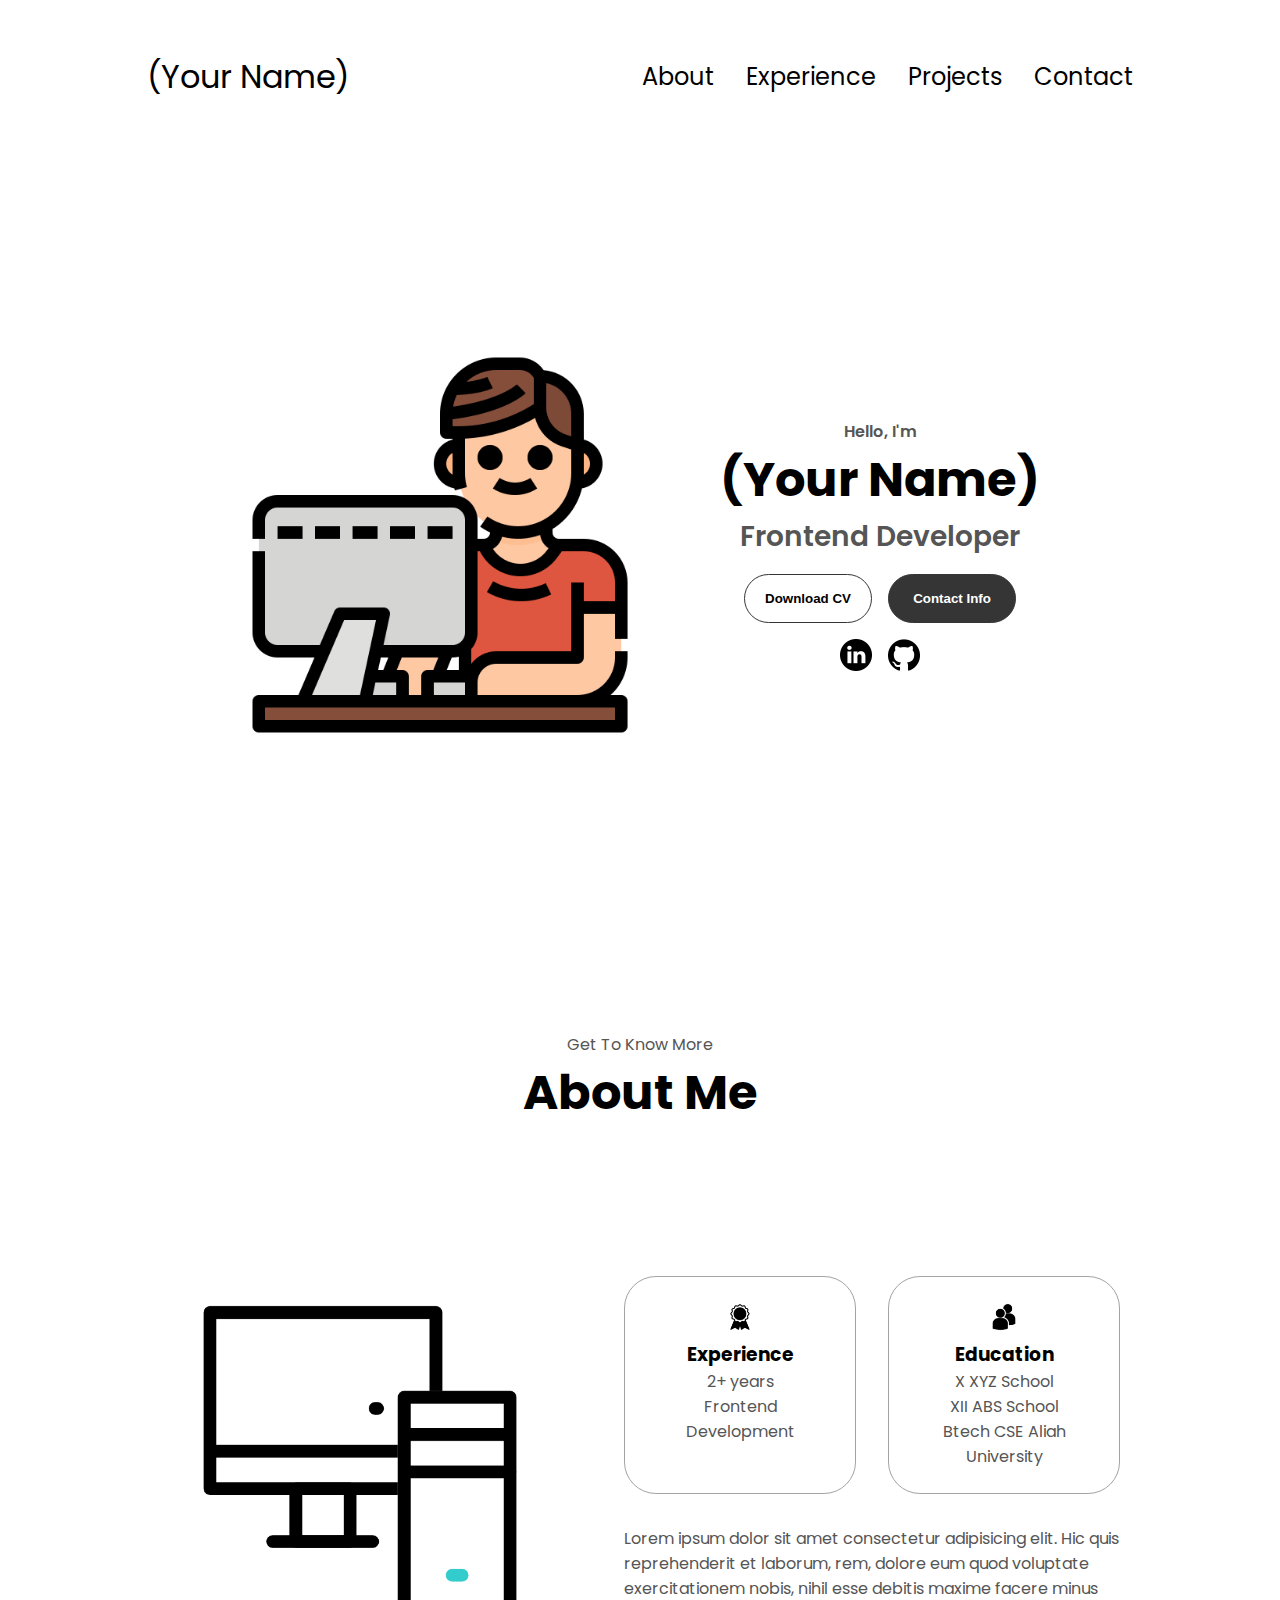
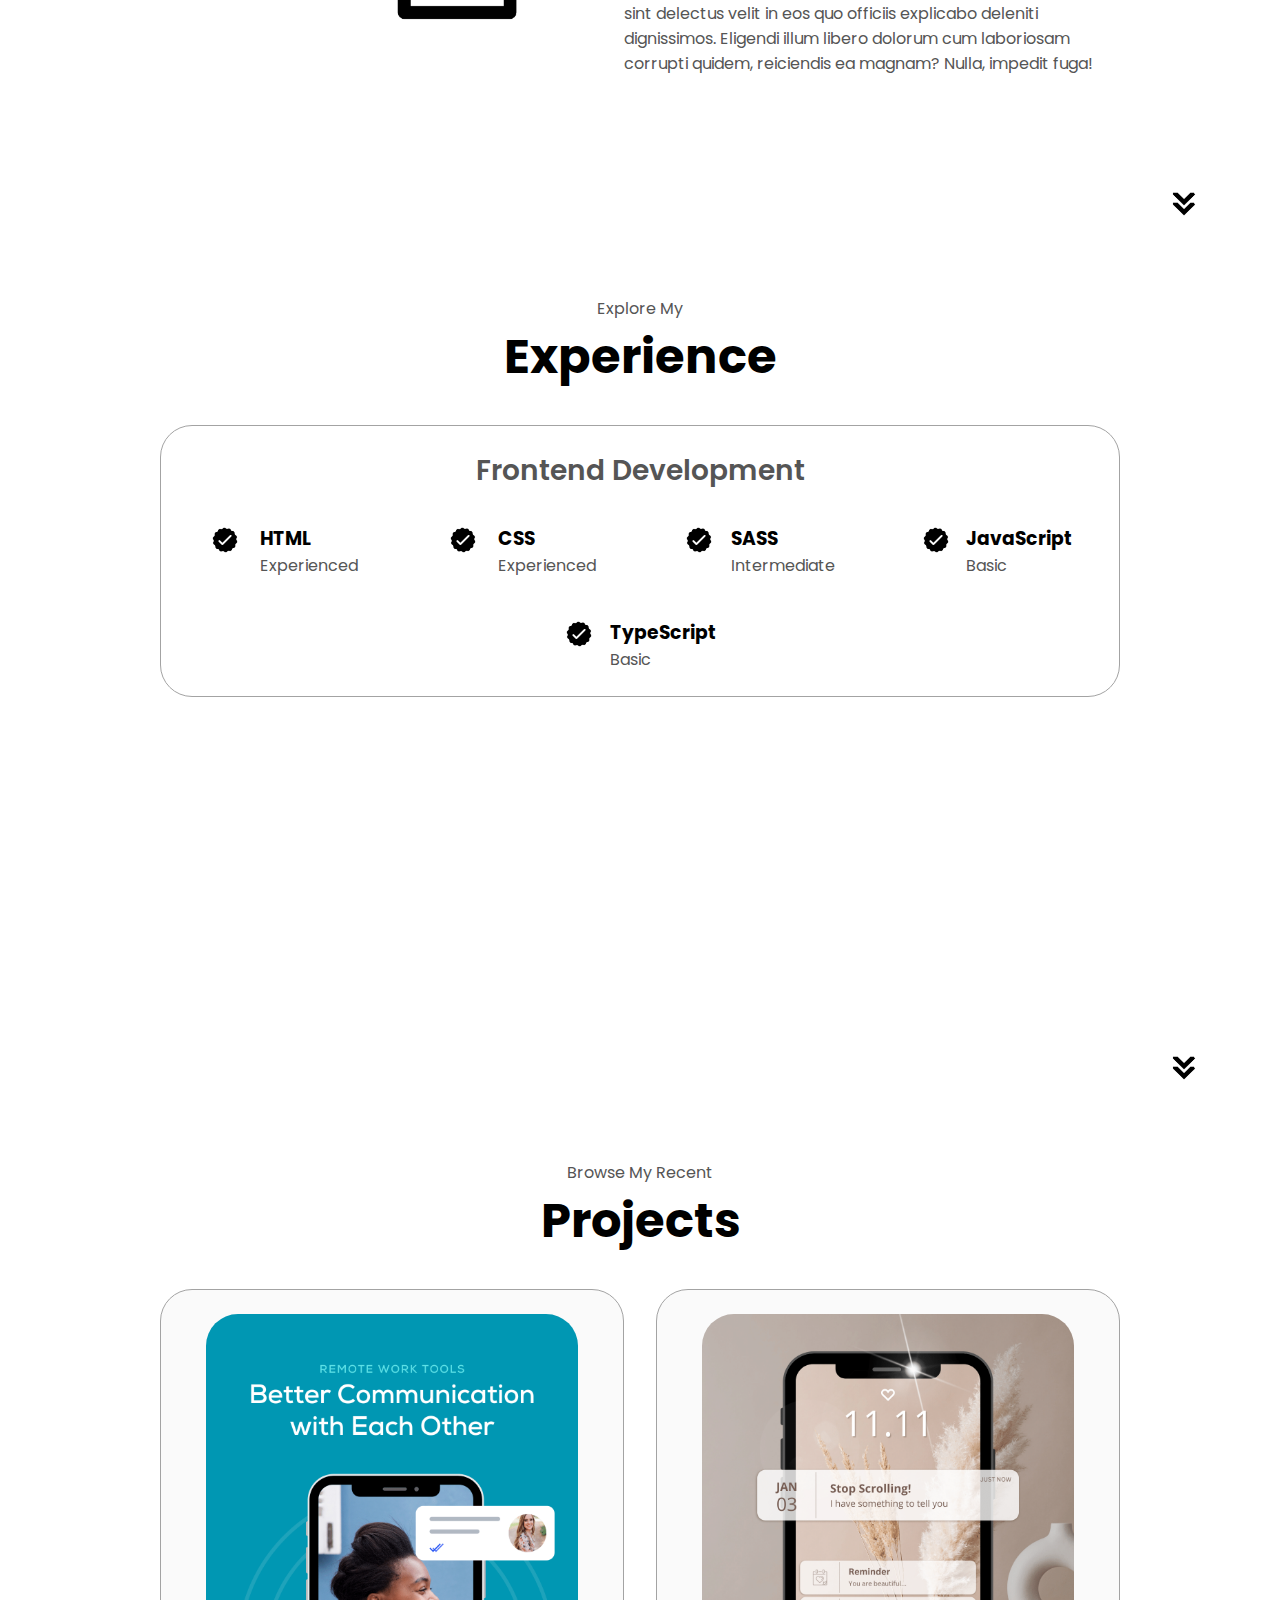
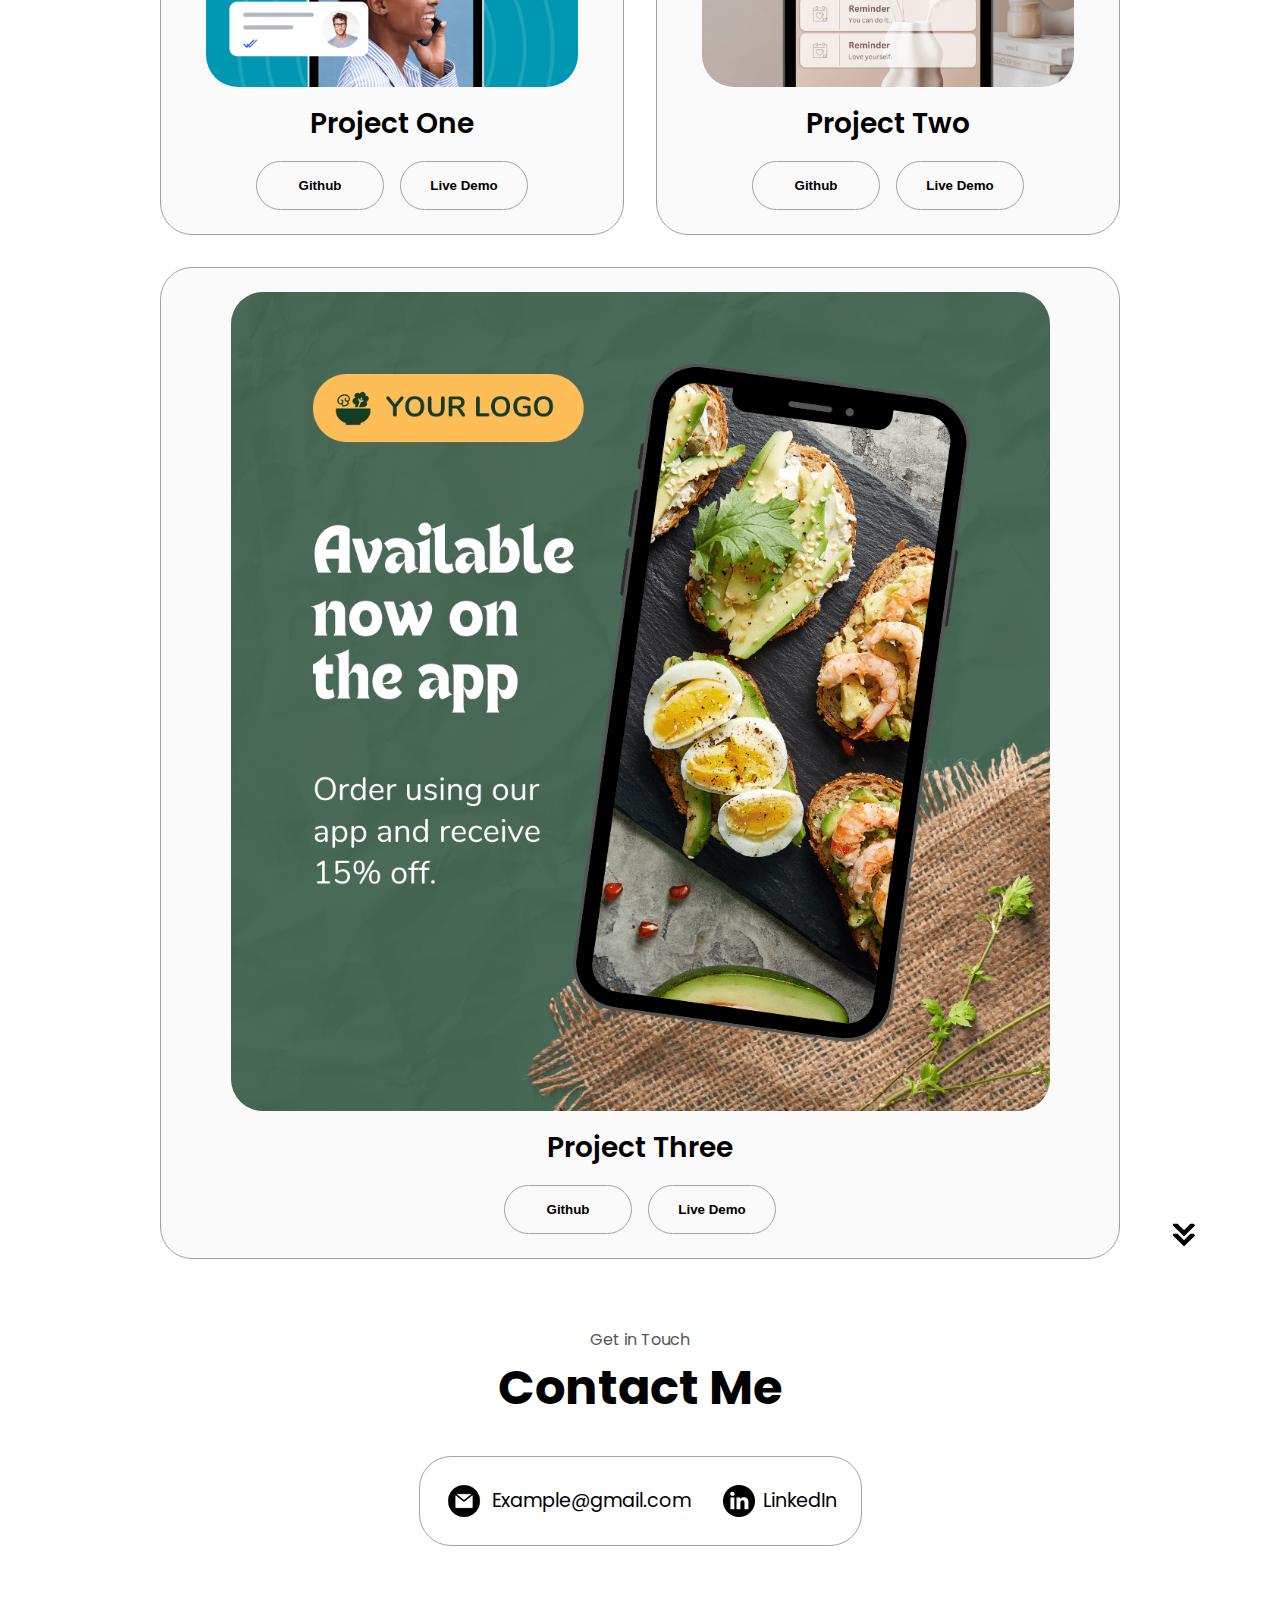
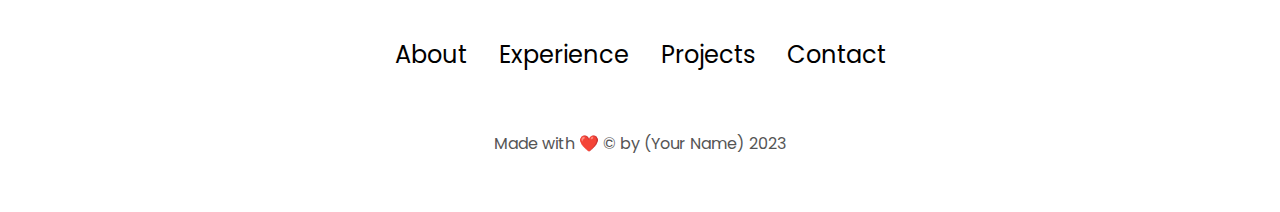
<file: Template/index.html>
<!DOCTYPE html>
<html lang="en">
  <head>
    <meta charset="UTF-8" />
    <meta http-equiv="X-UA-Compatible" content="IE=edge" />
    <meta name="viewport" content="width=device-width, initial-scale=1.0" />
    <title>My Portfolio</title>
    <link rel="stylesheet" href="style.css" />
    <link rel="stylesheet" href="mediaqueries.css" />
  </head>
  <body>
    <nav id="desktop-nav">
    <!-- ⚠️ replace (Your Name) 👇 with your name i.e Rajibul Khan ⚠️-->
      <div class="logo">(Your Name)</div>
      <div>
        <ul class="nav-links">
          <li><a href="#about">About</a></li>
          <li><a href="#experience">Experience</a></li>
          <li><a href="#projects">Projects</a></li>
          <li><a href="#contact">Contact</a></li>
        </ul>
      </div>
    </nav>
    <nav id="hamburger-nav">

      <!-- ⚠️ replace (Your Name) 👇 with your name i.e Rajibul Khan ⚠️-->
      <div class="logo">(Your Name)</div>
      <div class="hamburger-menu">
        <div class="hamburger-icon" onclick="toggleMenu()">
          <span></span>
          <span></span>
          <span></span>
        </div>
        <div class="menu-links">
          <li><a href="#about" onclick="toggleMenu()">About</a></li>
          <li><a href="#experience" onclick="toggleMenu()">Experience</a></li>
          <li><a href="#projects" onclick="toggleMenu()">Projects</a></li>
          <li><a href="#contact" onclick="toggleMenu()">Contact</a></li>
        </div>
      </div>
    </nav>
    <section id="profile">
      <div class="section__pic-container">
        <img src="./assets/computer.png" alt="My profile picture" />
      </div>
      <div class="section__text">
        <p class="section__text__p1">Hello, I'm</p>

        <!-- ⚠️ replace (Your Name) 👇 with your name i.e Rajibul Khan ⚠️ -->

        <h1 class="title"> (Your Name) </h1>
        <p class="section__text__p2">Frontend Developer</p>
        <div class="btn-container">
          <button
            class="btn btn-color-2"
            onclick="window.open('./assets/resume-example.pdf')"
          >
            Download CV
          </button>
          <button class="btn btn-color-1" onclick="location.href='./#contact'">
            Contact Info
          </button>
        </div>
        <div id="socials-container">

          <!-- ⚠️ Replace this linkedIn link https://linkedin.com/ 👇 with your actuall LinkedIn Profile link i.e https://www.linkedin.com/in/username ⚠️ -->
          <img
            src="./assets/linkedin.png"
            alt="My LinkedIn profile"
            class="icon"
            onclick="location.href='https://linkedin.com/'"                
          />

          <!-- ⚠️ Replace this github link https://github.com/ 👇 with your actuall Github Profile link i.e https://github.com/username ⚠️-->
          <img
            src="./assets/github.png"
            alt="My Github profile"
            class="icon"
            onclick="location.href='https://github.com/'"
          />
        </div>
      </div>
    </section>
    <section id="about">
      <p class="section__text__p1">Get To Know More</p>
      <h1 class="title">About Me</h1>
      <div class="section-container">
        <div class="section__pic-container">
          <img
            src="./assets/computerGif.gif"
            alt="Profile picture"
            class="about-pic"
          />
        </div>
        <div class="about-details-container">
          <div class="about-containers">
            <div class="details-container">
              <img
                src="./assets/experience.png"
                alt="Experience icon"
                class="icon"
              />
              <h3>Experience</h3>

              <!-- ⚠️ write your experience here 👇 ⚠️-->

              <p>2+ years <br />Frontend Development</p>
            </div>
            <div class="details-container">
              <img
                src="./assets/education.png"
                alt="Education icon"
                class="icon"
              />
              <h3>Education</h3>

              <!-- ⚠️ write your education here 👇 ⚠️-->

              <p>X XYZ School<br/>XII ABS School<br />Btech CSE Aliah University</p>
            </div>
          </div>
          <div class="text-container">

            <!-- ⚠️ write more about yourself here 👇 replace Lorem ipsum ⚠️ -->

            <p>
              Lorem ipsum dolor sit amet consectetur adipisicing elit. Hic quis
              reprehenderit et laborum, rem, dolore eum quod voluptate
              exercitationem nobis, nihil esse debitis maxime facere minus sint
              delectus velit in eos quo officiis explicabo deleniti dignissimos.
              Eligendi illum libero dolorum cum laboriosam corrupti quidem,
              reiciendis ea magnam? Nulla, impedit fuga!
            </p>
          </div>
        </div>
      </div>
      <img
        src="./assets/arrow.png"
        alt="Arrow icon"
        class="icon arrow"
        onclick="location.href='./#experience'"
      />
    </section>
    <section id="experience">
      <p class="section__text__p1">Explore My</p>
      <h1 class="title">Experience</h1>
      <div class="experience-details-container">
        <div class="about-containers">
          <div class="details-container">
            <h2 class="experience-sub-title">Frontend Development</h2>
            <div class="article-container">
              <article>
                <img
                  src="./assets/checkmark.png"
                  alt="Experience icon"
                  class="icon"
                />
                <!--⚠️ Write what all Programming languages you know here 👇 replace HTML with i.e C and Experience with i.e only one(Basic ,Intermediate, Experience) ⚠️ -->
                <div>
                  <h3>HTML</h3>
                  <p>Experienced</p>
                </div>
              </article>
              <article>
                <img
                  src="./assets/checkmark.png"
                  alt="Experience icon"
                  class="icon"
                />

                <!--⚠️ Write what all Programming languages you know  here 👇 replace CSS with i.e C++ and Experience with i.e only one(Basic ,Intermediate, Experience) ⚠️-->
                <div>
                  <h3>CSS</h3>
                  <p>Experienced</p>
                </div>
              </article>
              <article>
                <img
                  src="./assets/checkmark.png"
                  alt="Experience icon"
                  class="icon"
                />

                <!-- ⚠️ Write what all Programming languages you know here 👇 replace SASS with i.e JAVA and Experience with i.e only one(Basic ,Intermediate, Experience) ⚠️ -->
                <div>
                  <h3>SASS</h3>
                  <p>Intermediate</p>
                </div>
              </article>
              <article>
                <img
                  src="./assets/checkmark.png"
                  alt="Experience icon"
                  class="icon"
                />

                <!-- ⚠️ Write what all Programming languages you know here 👇 replace JavaScript with i.e Python and Experience with i.e only one(Basic ,Intermediate, Experience) ⚠️ -->
                <div>
                  <h3>JavaScript</h3>
                  <p>Basic</p>
                </div>
              </article>
              <article>
                <img
                  src="./assets/checkmark.png"
                  alt="Experience icon"
                  class="icon"
                />

                <!-- ⚠️ Write what all Programming languages you know here 👇 replace TypeScript with i.e JavaScript and Experience with i.e only one(Basic ,Intermediate, Experience) ⚠️ -->
                <div>
                  <h3>TypeScript</h3>
                  <p>Basic</p>
                </div>
              </article>
            </div>
          </div>
          
      <img
        src="./assets/arrow.png"
        alt="Arrow icon"
        class="icon arrow"
        onclick="location.href='./#projects'"
      />
    </section>
    <section id="projects">
      <p class="section__text__p1">Browse My Recent</p>
      <h1 class="title">Projects</h1>
      <div class="experience-details-container">
        <div class="about-containers">
          <div class="details-container color-container">
            <div class="article-container">
              <img
                src="./assets/project-1.png"
                alt="Project 1"
                class="project-img"
              />
            </div>
            <h2 class="experience-sub-title project-title">Project One</h2>
            <div class="btn-container">
              <button
                class="btn btn-color-2 project-btn"
                onclick="location.href='https://github.com/'"
              >
                Github
              </button>
              <button
                class="btn btn-color-2 project-btn"
                onclick="location.href='https://github.com/'"
              >
                Live Demo
              </button>
            </div>
          </div>
          <div class="details-container color-container">
            <div class="article-container">
              <img
                src="./assets/project-2.png"
                alt="Project 2"
                class="project-img"
              />
            </div>
            <h2 class="experience-sub-title project-title">Project Two</h2>
            <div class="btn-container">
              <button
                class="btn btn-color-2 project-btn"
                onclick="location.href='https://github.com/'"
              >
                Github
              </button>
              <button
                class="btn btn-color-2 project-btn"
                onclick="location.href='https://github.com/'"
              >
                Live Demo
              </button>
            </div>
          </div>
          <div class="details-container color-container">
            <div class="article-container">
              <img
                src="./assets/project-3.png"
                alt="Project 3"
                class="project-img"
              />
            </div>
            <h2 class="experience-sub-title project-title">Project Three</h2>
            <div class="btn-container">
              <button
                class="btn btn-color-2 project-btn"
                onclick="location.href='https://github.com/'"
              >
                Github
              </button>
              <button
                class="btn btn-color-2 project-btn"
                onclick="location.href='https://github.com/'"
              >
                Live Demo
              </button>
            </div>
          </div>
        </div>
      </div>
      <img
        src="./assets/arrow.png"
        alt="Arrow icon"
        class="icon arrow"
        onclick="location.href='./#contact'"
      />
    </section>
    <section id="contact">
      <p class="section__text__p1">Get in Touch</p>
      <h1 class="title">Contact Me</h1>
      <div class="contact-info-upper-container">
        <div class="contact-info-container">
          <img
            src="./assets/email.png"
            alt="Email icon"
            class="icon contact-icon email-icon"
          />

          <!-- ⚠️ Write your own Email Here 👇 replace Example@gmail.com with your email i.e abc.def@gmail.com ⚠️-->
          <p><a href="mailto:examplemail@gmail.com">Example@gmail.com</a></p>
        </div>
        <div class="contact-info-container">
          <img
            src="./assets/linkedin.png"
            alt="LinkedIn icon"
            class="icon contact-icon"
          />

          <!-- ⚠️ Replace this 👇 linkedIn link https://linkedin.com/  with your actuall LinkedIn Profile link i.e https://www.linkedin.com/in/username ⚠️-->
          <p><a href="https://www.linkedin.com">LinkedIn</a></p>
        </div>
      </div>
    </section>
    <footer>
      <nav>
        <div class="nav-links-container">
          <ul class="nav-links">
            <li><a href="#about">About</a></li>
            <li><a href="#experience">Experience</a></li>
            <li><a href="#projects">Projects</a></li>
            <li><a href="#contact">Contact</a></li>
          </ul>
        </div>
      </nav>

      <!-- ⚠️ replace (Your Name) 👇 with your name i.e Rajibul Khan ⚠️-->
      <p>Made with ❤️ &#169; by (Your Name) 2023</p>
    </footer>
    <script src="script.js"></script>
  </body>
</html>
</file>
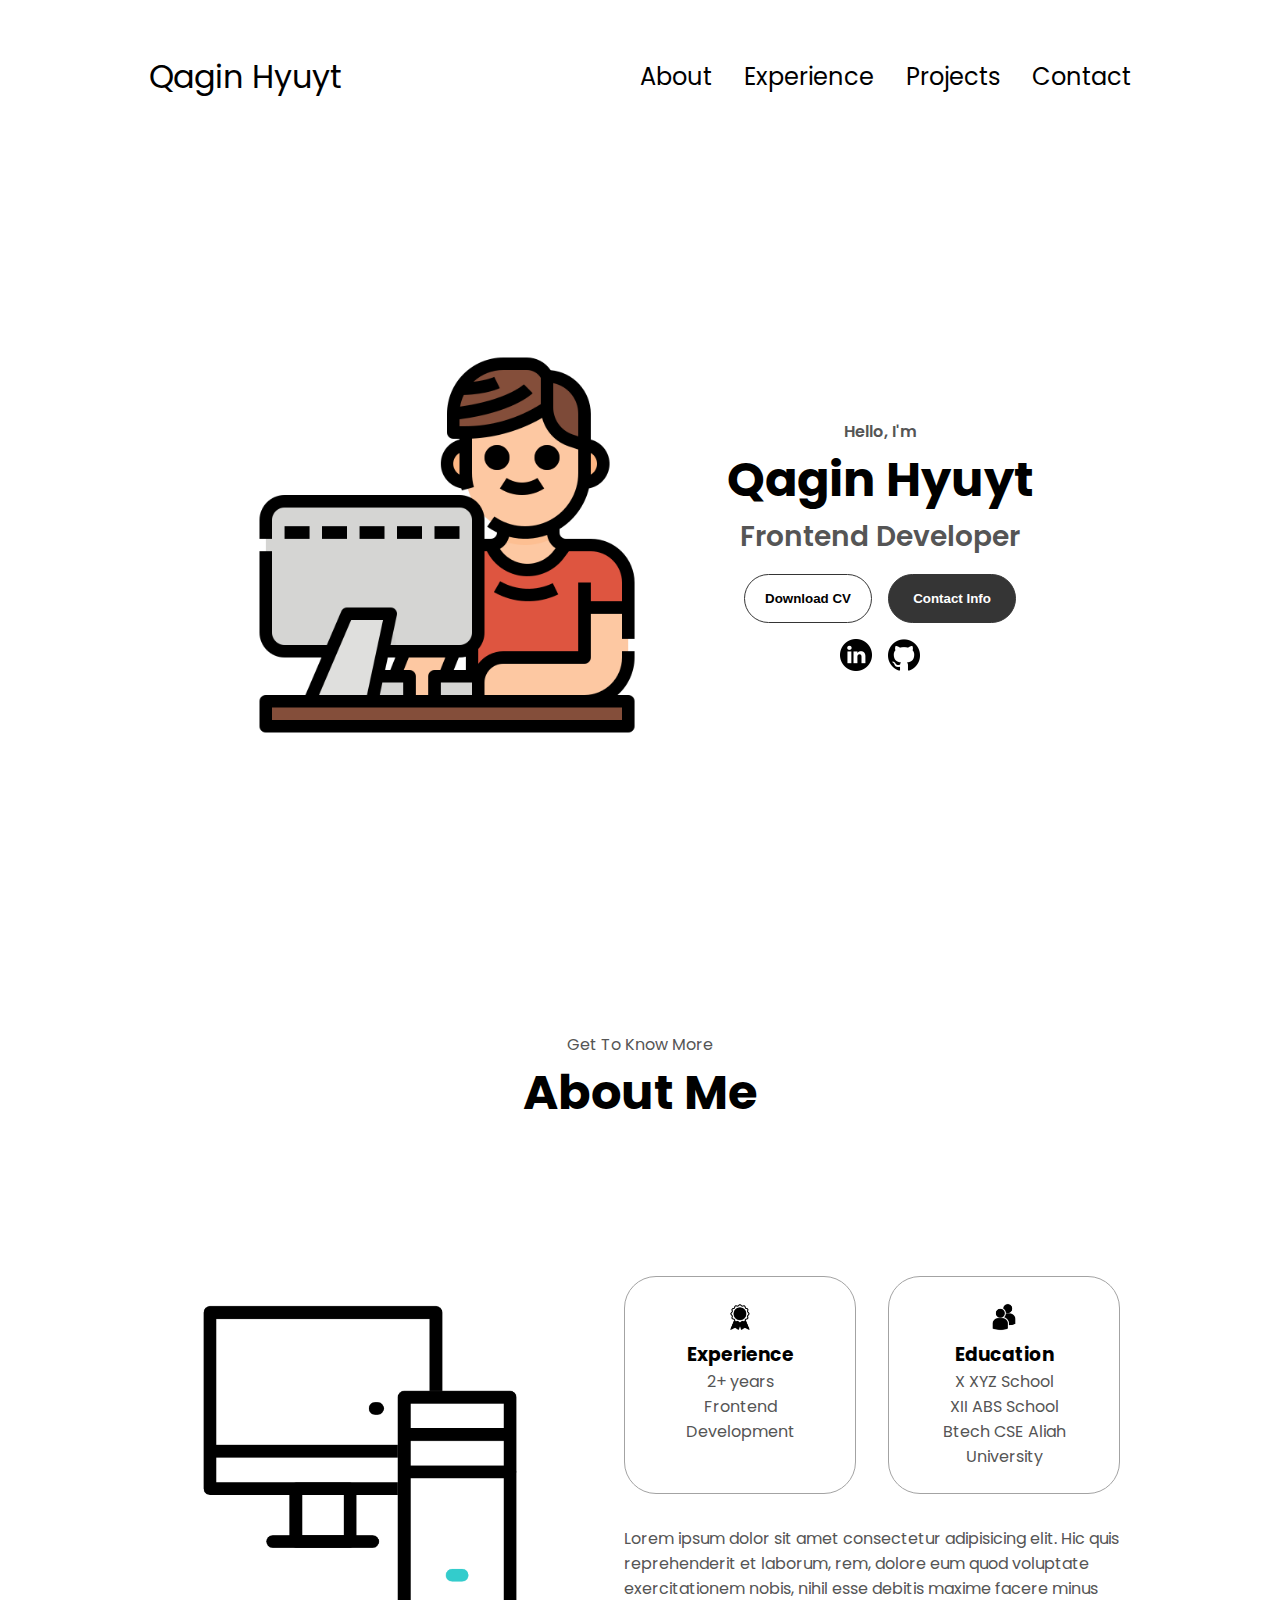
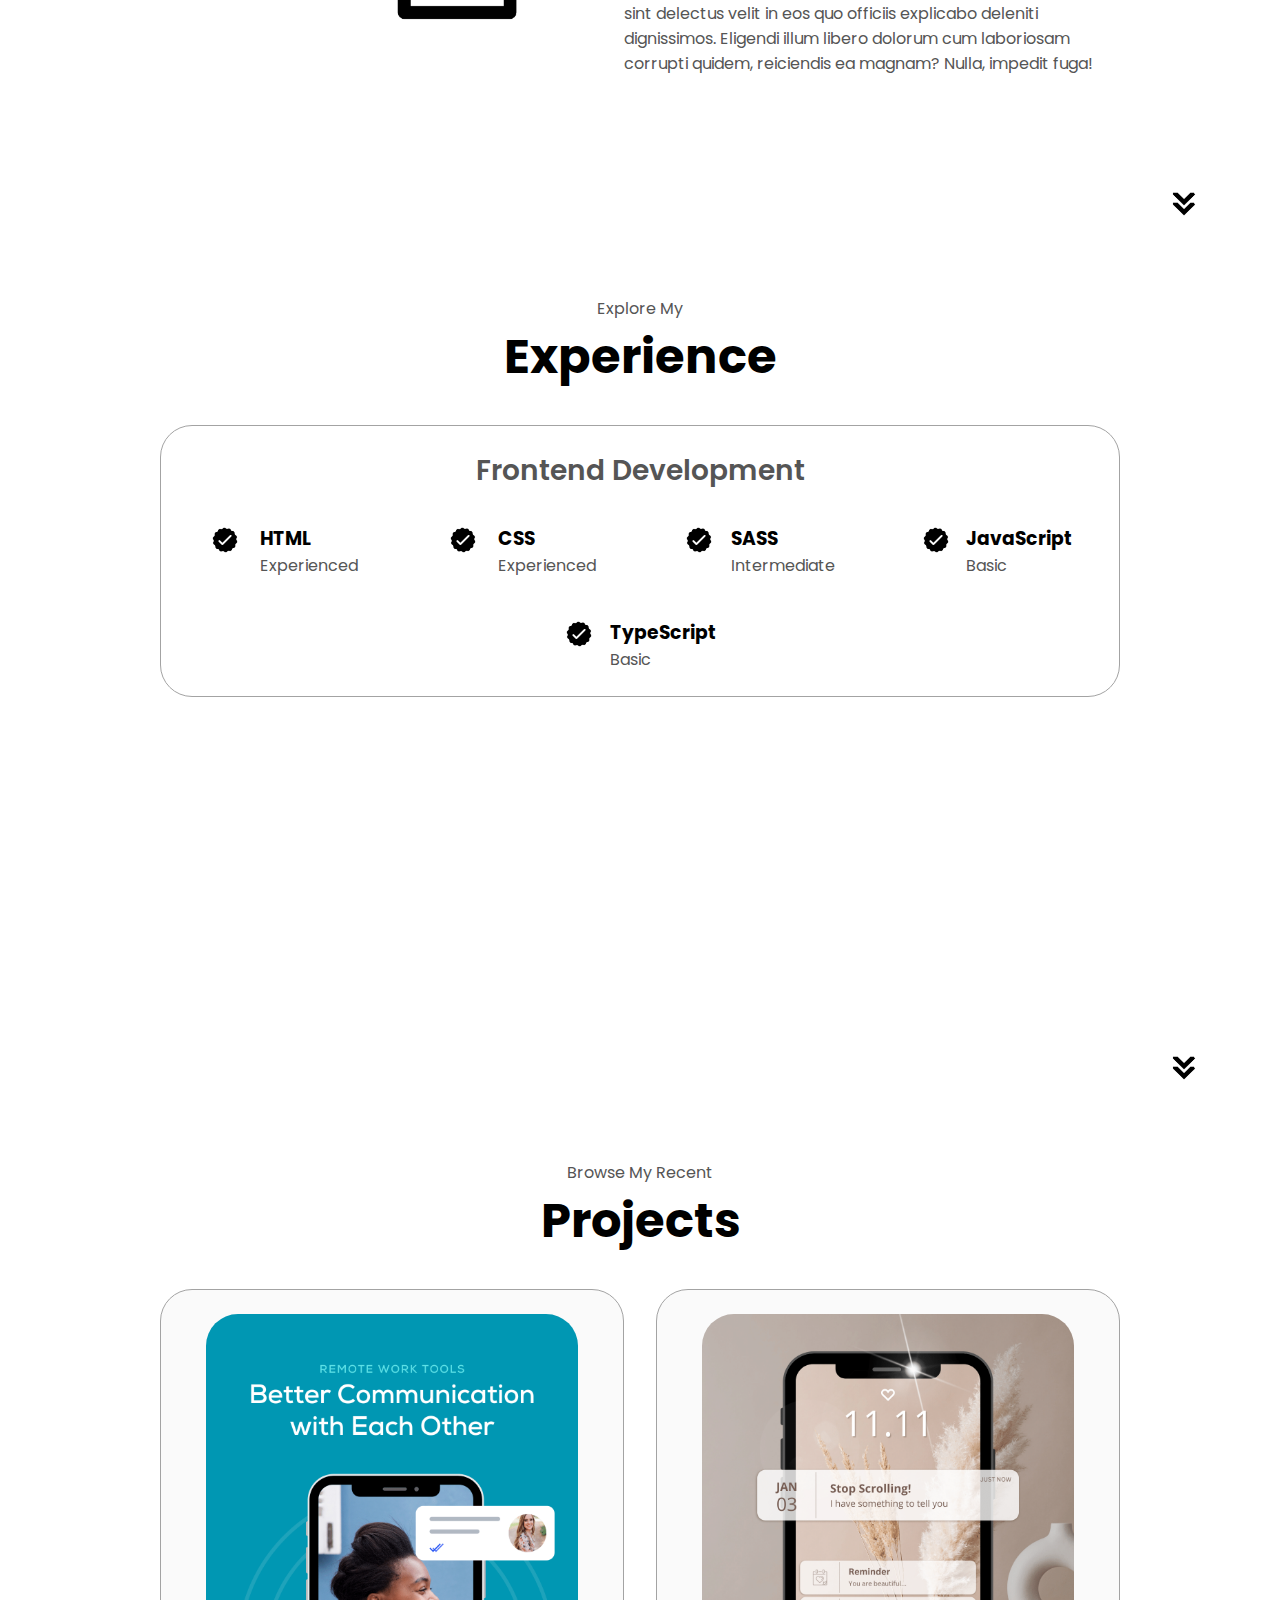
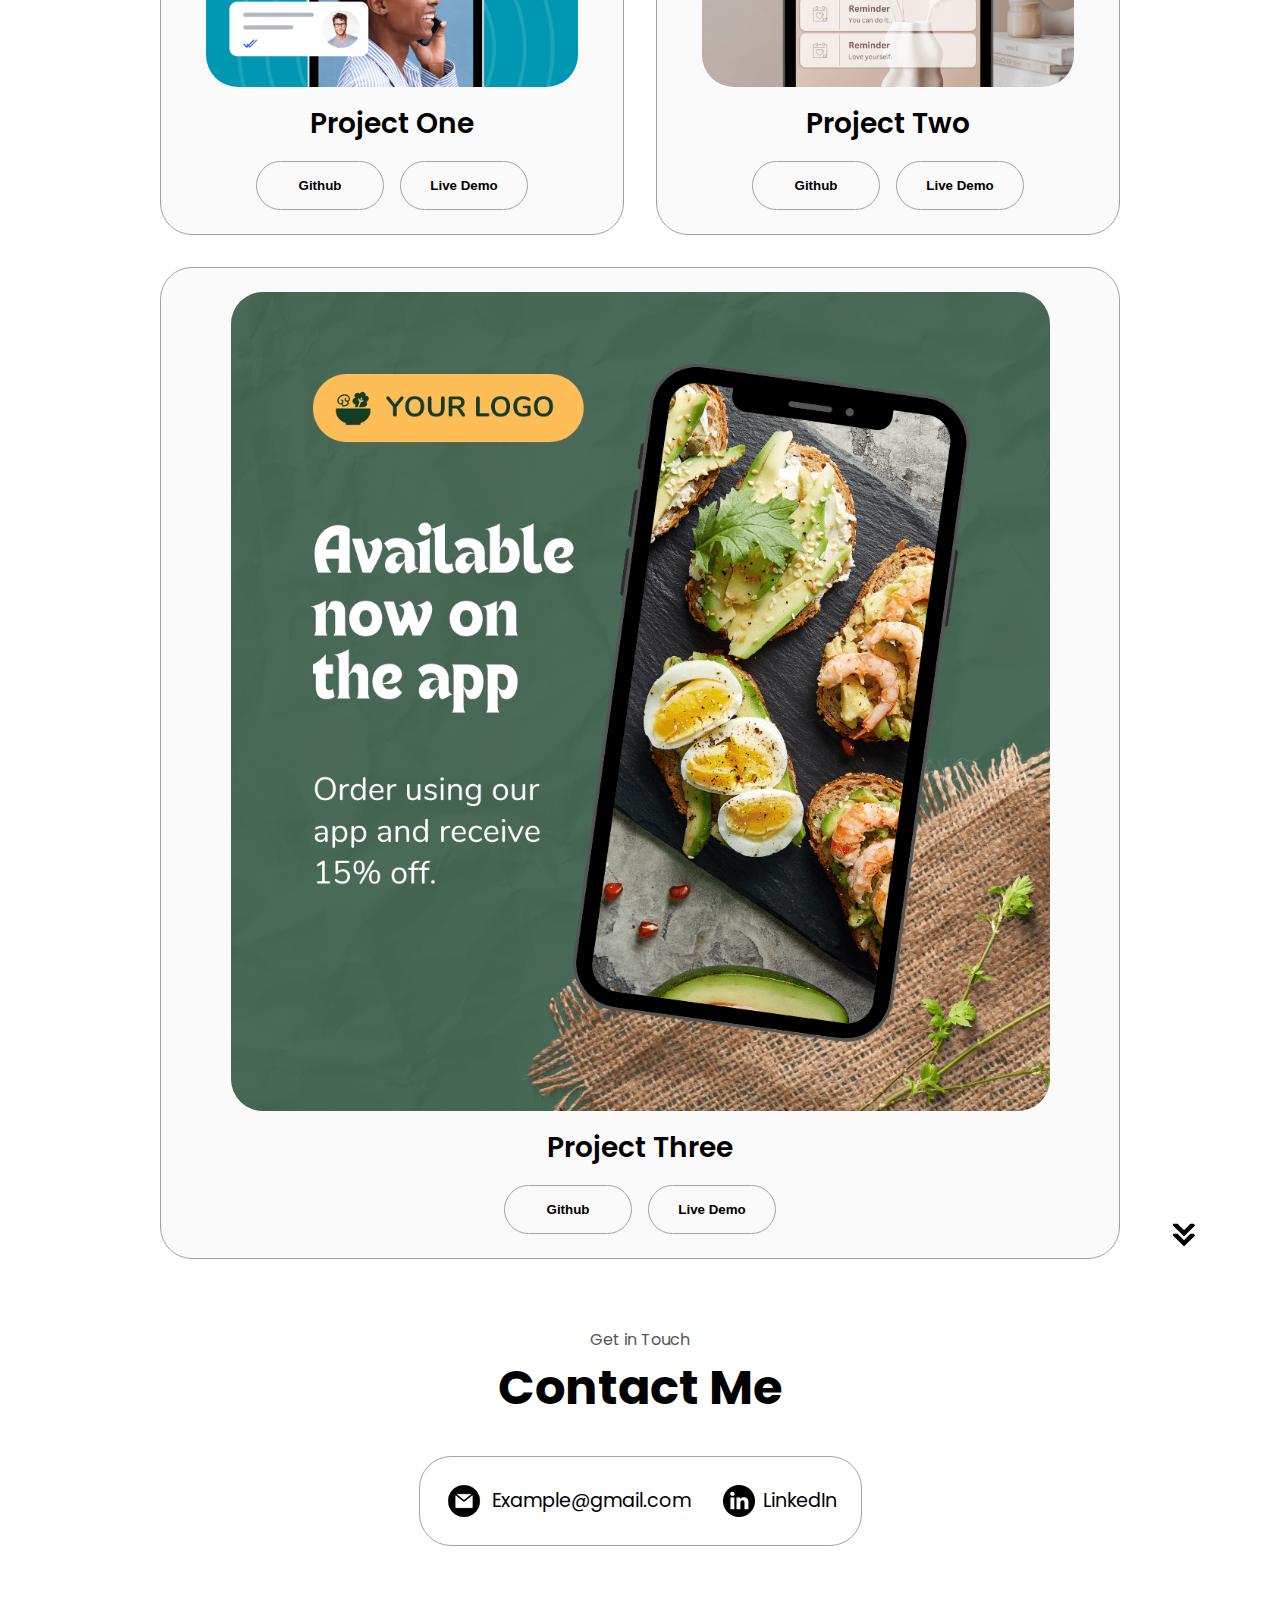
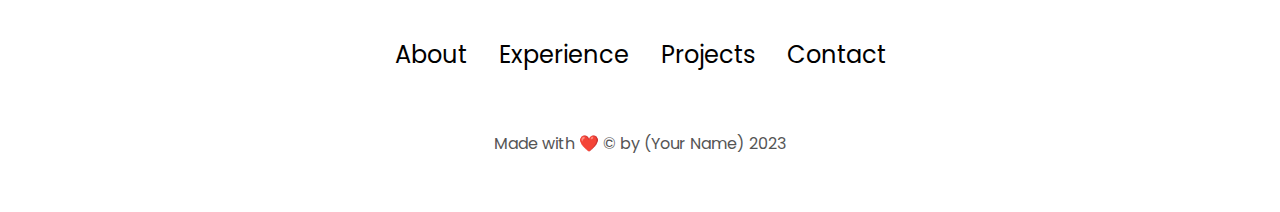
<file: Portfolios/HyuytQ/index.html>
<!DOCTYPE html>
<html lang="en">
  <head>
    <meta charset="UTF-8" />
    <meta http-equiv="X-UA-Compatible" content="IE=edge" />
    <meta name="viewport" content="width=device-width, initial-scale=1.0" />
    <title>My Portfolio</title>
    <link rel="stylesheet" href="style.css" />
    <link rel="stylesheet" href="mediaqueries.css" />
  </head>
  <body>
    <nav id="desktop-nav">
    <!-- ⚠️ replace (Your Name) 👇 with your name i.e Rajibul Khan ⚠️-->
      <div class="logo">Qagin Hyuyt</div>
      <div>
        <ul class="nav-links">
          <li><a href="#about">About</a></li>
          <li><a href="#experience">Experience</a></li>
          <li><a href="#projects">Projects</a></li>
          <li><a href="#contact">Contact</a></li>
        </ul>
      </div>
    </nav>
    <nav id="hamburger-nav">

      <!-- ⚠️ replace (Your Name) 👇 with your name i.e Rajibul Khan ⚠️-->
      <div class="logo">Qagin Hyuyt</div>
      <div class="hamburger-menu">
        <div class="hamburger-icon" onclick="toggleMenu()">
          <span></span>
          <span></span>
          <span></span>
        </div>
        <div class="menu-links">
          <li><a href="#about" onclick="toggleMenu()">About</a></li>
          <li><a href="#experience" onclick="toggleMenu()">Experience</a></li>
          <li><a href="#projects" onclick="toggleMenu()">Projects</a></li>
          <li><a href="#contact" onclick="toggleMenu()">Contact</a></li>
        </div>
      </div>
    </nav>
    <section id="profile">
      <div class="section__pic-container">
        <img src="./assets/computer.png" alt="My profile picture" />
      </div>
      <div class="section__text">
        <p class="section__text__p1">Hello, I'm</p>

        <!-- ⚠️ replace (Your Name) 👇 with your name i.e Rajibul Khan ⚠️ -->

        <h1 class="title"> Qagin Hyuyt </h1>
        <p class="section__text__p2">Frontend Developer</p>
        <div class="btn-container">
          <button
            class="btn btn-color-2"
            onclick="window.open('./assets/resume-example.pdf')"
          >
            Download CV
          </button>
          <button class="btn btn-color-1" onclick="location.href='./#contact'">
            Contact Info
          </button>
        </div>
        <div id="socials-container">

          <!-- ⚠️ Replace this linkedIn link https://linkedin.com/ 👇 with your actuall LinkedIn Profile link i.e https://www.linkedin.com/in/username ⚠️ -->
          <img
            src="./assets/linkedin.png"
            alt="My LinkedIn profile"
            class="icon"
            onclick="location.href='https://linkedin.com/'"                
          />

          <!-- ⚠️ Replace this github link https://github.com/ 👇 with your actuall Github Profile link i.e https://github.com/username ⚠️-->
          <img
            src="./assets/github.png"
            alt="My Github profile"
            class="icon"
            onclick="location.href='https://github.com/'"
          />
        </div>
      </div>
    </section>
    <section id="about">
      <p class="section__text__p1">Get To Know More</p>
      <h1 class="title">About Me</h1>
      <div class="section-container">
        <div class="section__pic-container">
          <img
            src="./assets/computerGif.gif"
            alt="Profile picture"
            class="about-pic"
          />
        </div>
        <div class="about-details-container">
          <div class="about-containers">
            <div class="details-container">
              <img
                src="./assets/experience.png"
                alt="Experience icon"
                class="icon"
              />
              <h3>Experience</h3>

              <!-- ⚠️ write your experience here 👇 ⚠️-->

              <p>2+ years <br />Frontend Development</p>
            </div>
            <div class="details-container">
              <img
                src="./assets/education.png"
                alt="Education icon"
                class="icon"
              />
              <h3>Education</h3>

              <!-- ⚠️ write your education here 👇 ⚠️-->

              <p>X XYZ School<br/>XII ABS School<br />Btech CSE Aliah University</p>
            </div>
          </div>
          <div class="text-container">

            <!-- ⚠️ write more about yourself here 👇 replace Lorem ipsum ⚠️ -->

            <p>
              Lorem ipsum dolor sit amet consectetur adipisicing elit. Hic quis
              reprehenderit et laborum, rem, dolore eum quod voluptate
              exercitationem nobis, nihil esse debitis maxime facere minus sint
              delectus velit in eos quo officiis explicabo deleniti dignissimos.
              Eligendi illum libero dolorum cum laboriosam corrupti quidem,
              reiciendis ea magnam? Nulla, impedit fuga!
            </p>
          </div>
        </div>
      </div>
      <img
        src="./assets/arrow.png"
        alt="Arrow icon"
        class="icon arrow"
        onclick="location.href='./#experience'"
      />
    </section>
    <section id="experience">
      <p class="section__text__p1">Explore My</p>
      <h1 class="title">Experience</h1>
      <div class="experience-details-container">
        <div class="about-containers">
          <div class="details-container">
            <h2 class="experience-sub-title">Frontend Development</h2>
            <div class="article-container">
              <article>
                <img
                  src="./assets/checkmark.png"
                  alt="Experience icon"
                  class="icon"
                />
                <!--⚠️ Write what all Programming languages you know here 👇 replace HTML with i.e C and Experience with i.e only one(Basic ,Intermediate, Experience) ⚠️ -->
                <div>
                  <h3>HTML</h3>
                  <p>Experienced</p>
                </div>
              </article>
              <article>
                <img
                  src="./assets/checkmark.png"
                  alt="Experience icon"
                  class="icon"
                />

                <!--⚠️ Write what all Programming languages you know  here 👇 replace CSS with i.e C++ and Experience with i.e only one(Basic ,Intermediate, Experience) ⚠️-->
                <div>
                  <h3>CSS</h3>
                  <p>Experienced</p>
                </div>
              </article>
              <article>
                <img
                  src="./assets/checkmark.png"
                  alt="Experience icon"
                  class="icon"
                />

                <!-- ⚠️ Write what all Programming languages you know here 👇 replace SASS with i.e JAVA and Experience with i.e only one(Basic ,Intermediate, Experience) ⚠️ -->
                <div>
                  <h3>SASS</h3>
                  <p>Intermediate</p>
                </div>
              </article>
              <article>
                <img
                  src="./assets/checkmark.png"
                  alt="Experience icon"
                  class="icon"
                />

                <!-- ⚠️ Write what all Programming languages you know here 👇 replace JavaScript with i.e Python and Experience with i.e only one(Basic ,Intermediate, Experience) ⚠️ -->
                <div>
                  <h3>JavaScript</h3>
                  <p>Basic</p>
                </div>
              </article>
              <article>
                <img
                  src="./assets/checkmark.png"
                  alt="Experience icon"
                  class="icon"
                />

                <!-- ⚠️ Write what all Programming languages you know here 👇 replace TypeScript with i.e JavaScript and Experience with i.e only one(Basic ,Intermediate, Experience) ⚠️ -->
                <div>
                  <h3>TypeScript</h3>
                  <p>Basic</p>
                </div>
              </article>
            </div>
          </div>
          
      <img
        src="./assets/arrow.png"
        alt="Arrow icon"
        class="icon arrow"
        onclick="location.href='./#projects'"
      />
    </section>
    <section id="projects">
      <p class="section__text__p1">Browse My Recent</p>
      <h1 class="title">Projects</h1>
      <div class="experience-details-container">
        <div class="about-containers">
          <div class="details-container color-container">
            <div class="article-container">
              <img
                src="./assets/project-1.png"
                alt="Project 1"
                class="project-img"
              />
            </div>
            <h2 class="experience-sub-title project-title">Project One</h2>
            <div class="btn-container">
              <button
                class="btn btn-color-2 project-btn"
                onclick="location.href='https://github.com/'"
              >
                Github
              </button>
              <button
                class="btn btn-color-2 project-btn"
                onclick="location.href='https://github.com/'"
              >
                Live Demo
              </button>
            </div>
          </div>
          <div class="details-container color-container">
            <div class="article-container">
              <img
                src="./assets/project-2.png"
                alt="Project 2"
                class="project-img"
              />
            </div>
            <h2 class="experience-sub-title project-title">Project Two</h2>
            <div class="btn-container">
              <button
                class="btn btn-color-2 project-btn"
                onclick="location.href='https://github.com/'"
              >
                Github
              </button>
              <button
                class="btn btn-color-2 project-btn"
                onclick="location.href='https://github.com/'"
              >
                Live Demo
              </button>
            </div>
          </div>
          <div class="details-container color-container">
            <div class="article-container">
              <img
                src="./assets/project-3.png"
                alt="Project 3"
                class="project-img"
              />
            </div>
            <h2 class="experience-sub-title project-title">Project Three</h2>
            <div class="btn-container">
              <button
                class="btn btn-color-2 project-btn"
                onclick="location.href='https://github.com/'"
              >
                Github
              </button>
              <button
                class="btn btn-color-2 project-btn"
                onclick="location.href='https://github.com/'"
              >
                Live Demo
              </button>
            </div>
          </div>
        </div>
      </div>
      <img
        src="./assets/arrow.png"
        alt="Arrow icon"
        class="icon arrow"
        onclick="location.href='./#contact'"
      />
    </section>
    <section id="contact">
      <p class="section__text__p1">Get in Touch</p>
      <h1 class="title">Contact Me</h1>
      <div class="contact-info-upper-container">
        <div class="contact-info-container">
          <img
            src="./assets/email.png"
            alt="Email icon"
            class="icon contact-icon email-icon"
          />

          <!-- ⚠️ Write your own Email Here 👇 replace Example@gmail.com with your email i.e abc.def@gmail.com ⚠️-->
          <p><a href="mailto:examplemail@gmail.com">Example@gmail.com</a></p>
        </div>
        <div class="contact-info-container">
          <img
            src="./assets/linkedin.png"
            alt="LinkedIn icon"
            class="icon contact-icon"
          />

          <!-- ⚠️ Replace this 👇 linkedIn link https://linkedin.com/  with your actuall LinkedIn Profile link i.e https://www.linkedin.com/in/username ⚠️-->
          <p><a href="https://www.linkedin.com">LinkedIn</a></p>
        </div>
      </div>
    </section>
    <footer>
      <nav>
        <div class="nav-links-container">
          <ul class="nav-links">
            <li><a href="#about">About</a></li>
            <li><a href="#experience">Experience</a></li>
            <li><a href="#projects">Projects</a></li>
            <li><a href="#contact">Contact</a></li>
          </ul>
        </div>
      </nav>

      <!-- ⚠️ replace (Your Name) 👇 with your name i.e Rajibul Khan ⚠️-->
      <p>Made with ❤️ &#169; by (Your Name) 2023</p>
    </footer>
    <script src="script.js"></script>
  </body>
</html>
</file>
<file: Template/style.css>
/* GENERAL */

@import url("https://fonts.googleapis.com/css2?family=Poppins:wght@300;400;500;600&display=swap");

* {
  margin: 0;
  padding: 0;
}

body {
  font-family: "Poppins", sans-serif;
}

html {
  scroll-behavior: smooth;
}

p {
  color: rgb(85, 85, 85);
}

/* TRANSITION */

a,
.btn {
  transition: all 300ms ease;
}

/* DESKTOP NAV */

nav,
.nav-links {
  display: flex;
}

nav {
  justify-content: space-around;
  align-items: center;
  height: 17vh;
}

.nav-links {
  gap: 2rem;
  list-style: none;
  font-size: 1.5rem;
}

a {
  color: black;
  text-decoration: none;
  text-decoration-color: white;
}

a:hover {
  color: grey;
  text-decoration: underline;
  text-underline-offset: 1rem;
  text-decoration-color: rgb(181, 181, 181);
}

.logo {
  font-size: 2rem;
}

.logo:hover {
  cursor: default;
}

/* HAMBURGER MENU */

#hamburger-nav {
  display: none;
}

.hamburger-menu {
  position: relative;
  display: inline-block;
}

.hamburger-icon {
  display: flex;
  flex-direction: column;
  justify-content: space-between;
  height: 24px;
  width: 30px;
  cursor: pointer;
}

.hamburger-icon span {
  width: 100%;
  height: 2px;
  background-color: black;
  transition: all 0.3 ease-in-out;
}

.menu-links {
  position: absolute;
  top: 100%;
  right: 0;
  background-color: white;
  width: fit-content;
  max-height: 0;
  overflow: hidden;
  transition: all 0.3 ease-in-out;
}

.menu-links a {
  display: block;
  padding: 10px;
  text-align: center;
  font-size: 1.5rem;
  color: black;
  text-decoration: none;
  transition: all 0.3 ease-in-out;
}

.menu-links li {
  list-style: none;
}

.menu-links.open {
  max-height: 300px;
}

.hamburger-icon.open span:first-child {
  transform: rotate(45deg) translate(10px, 5px);
}

.hamburger-icon.open span:nth-child(2) {
  opacity: 0;
}

.hamburger-icon.open span:last-child {
  transform: rotate(-45deg) translate(10px, -5px);
}

.hamburger-icon span:first-child {
  transform: none;
}

.hamburger-icon span:first-child {
  opacity: 1;
}

.hamburger-icon span:first-child {
  transform: none;
}

/* SECTIONS */

section {
  padding-top: 4vh;
  height: 96vh;
  margin: 0 10rem;
  box-sizing: border-box;
  min-height: fit-content;
}

.section-container {
  display: flex;
}

/* PROFILE SECTION */

#profile {
  display: flex;
  justify-content: center;
  gap: 5rem;
  height: 80vh;
}

.section__pic-container {
  display: flex;
  height: 400px;
  width: 400px;
  margin: auto 0;
}

.section__text {
  align-self: center;
  text-align: center;
}

.section__text p {
  font-weight: 600;
}

.section__text__p1 {
  text-align: center;
}

.section__text__p2 {
  font-size: 1.75rem;
  margin-bottom: 1rem;
}

.title {
  font-size: 3rem;
  text-align: center;
}

#socials-container {
  display: flex;
  justify-content: center;
  margin-top: 1rem;
  gap: 1rem;
}

/* ICONS */

.icon {
  cursor: pointer;
  height: 2rem;
}

/* BUTTONS */

.btn-container {
  display: flex;
  justify-content: center;
  gap: 1rem;
}

.btn {
  font-weight: 600;
  transition: all 300ms ease;
  padding: 1rem;
  width: 8rem;
  border-radius: 2rem;
}

.btn-color-1,
.btn-color-2 {
  border: rgb(53, 53, 53) 0.1rem solid;
}

.btn-color-1:hover,
.btn-color-2:hover {
  cursor: pointer;
}

.btn-color-1,
.btn-color-2:hover {
  background: rgb(53, 53, 53);
  color: white;
}

.btn-color-1:hover {
  background: rgb(0, 0, 0);
}

.btn-color-2 {
  background: none;
}

.btn-color-2:hover {
  border: rgb(255, 255, 255) 0.1rem solid;
}

.btn-container {
  gap: 1rem;
}

/* ABOUT SECTION */

#about {
  position: relative;
}

.about-containers {
  gap: 2rem;
  margin-bottom: 2rem;
  margin-top: 2rem;
}

.about-details-container {
  justify-content: center;
  flex-direction: column;
}

.about-containers,
.about-details-container {
  display: flex;
}

.about-pic {
  border-radius: 2rem;
}

.arrow {
  position: absolute;
  right: -5rem;
  bottom: 2.5rem;
}

.details-container {
  padding: 1.5rem;
  flex: 1;
  background: white;
  border-radius: 2rem;
  border: rgb(53, 53, 53) 0.1rem solid;
  border-color: rgb(163, 163, 163);
  text-align: center;
}

.section-container {
  gap: 4rem;
  height: 80%;
}

.section__pic-container {
  height: 400px;
  width: 400px;
  margin: auto 0;
}

/* EXPERIENCE SECTION */

#experience {
  position: relative;
}

.experience-sub-title {
  color: rgb(85, 85, 85);
  font-weight: 600;
  font-size: 1.75rem;
  margin-bottom: 2rem;
}

.experience-details-container {
  display: flex;
  justify-content: center;
  flex-direction: column;
}

.article-container {
  display: flex;
  text-align: initial;
  flex-wrap: wrap;
  flex-direction: row;
  gap: 2.5rem;
  justify-content: space-around;
}

article {
  display: flex;
  width: 10rem;
  justify-content: space-around;
  gap: 0.5rem;
}

article .icon {
  cursor: default;
}

/* PROJECTS SECTION */

#projects {
  position: relative;
}

.color-container {
  border-color: rgb(163, 163, 163);
  background: rgb(250, 250, 250);
}

.project-img {
  border-radius: 2rem;
  width: 90%;
  height: 90%;
}

.project-title {
  margin: 1rem;
  color: black;
}

.project-btn {
  color: black;
  border-color: rgb(163, 163, 163);
}

/* CONTACT */

#contact {
  display: flex;
  justify-content: center;
  flex-direction: column;
  height: 70vh;
}

.contact-info-upper-container {
  display: flex;
  justify-content: center;
  border-radius: 2rem;
  border: rgb(53, 53, 53) 0.1rem solid;
  border-color: rgb(163, 163, 163);
  background: (250, 250, 250);
  margin: 2rem auto;
  padding: 0.5rem;
}

.contact-info-container {
  display: flex;
  align-items: center;
  justify-content: center;
  gap: 0.5rem;
  margin: 1rem;
}

.contact-info-container p {
  font-size: larger;
}

.contact-icon {
  cursor: default;
}

.email-icon {
  height: 2.5rem;
}

/* FOOTER SECTION */

footer {
  height: 26vh;
  margin: 0 1rem;
}

footer p {
  text-align: center;
}
</file>
<file: Template/mediaqueries.css>
@media screen and (max-width: 1400px) {
  #profile {
    height: 83vh;
    margin-bottom: 6rem;
  }
  .about-containers {
    flex-wrap: wrap;
  }
  #contact,
  #projects {
    height: fit-content;
  }
}

@media screen and (max-width: 1200px) {
  #desktop-nav {
    display: none;
  }
  #hamburger-nav {
    display: flex;
  }
  #experience,
  .experience-details-container {
    margin-top: 2rem;
  }
  #profile,
  .section-container {
    display: block;
  }
  .arrow {
    display: none;
  }
  section,
  .section-container {
    height: fit-content;
  }
  section {
    margin: 0 5%;
  }
  .section__pic-container {
    width: 275px;
    height: 275px;
    margin: 0 auto 2rem;
  }
  .about-containers {
    margin-top: 0;
  }
}

@media screen and (max-width: 600px) {
  #contact,
  footer {
    height: 40vh;
  }
  #profile {
    height: 83vh;
    margin-bottom: 0;
  }
  article {
    font-size: 1rem;
  }
  footer nav {
    height: fit-content;
    margin-bottom: 2rem;
  }
  .about-containers,
  .contact-info-upper-container,
  .btn-container {
    flex-wrap: wrap;
  }
  .contact-info-container {
    margin: 0;
  }
  .contact-info-container p,
  .nav-links li a {
    font-size: 1rem;
  }
  .experience-sub-title {
    font-size: 1.25rem;
  }
  .logo {
    font-size: 1.5rem;
  }
  .nav-links {
    flex-direction: column;
    gap: 0.5rem;
    text-align: center;
  }
  .section__pic-container {
    width: auto;
    height: 46vw;
    justify-content: center;
  }
  .section__text__p2 {
    font-size: 1.25rem;
  }
  .title {
    font-size: 2rem;
  }
  .text-container {
    text-align: justify;
  }
}
</file>
<file: Portfolios/HyuytQ/style.css>
/* GENERAL */

@import url("https://fonts.googleapis.com/css2?family=Poppins:wght@300;400;500;600&display=swap");

* {
  margin: 0;
  padding: 0;
}

body {
  font-family: "Poppins", sans-serif;
}

html {
  scroll-behavior: smooth;
}

p {
  color: rgb(85, 85, 85);
}

/* TRANSITION */

a,
.btn {
  transition: all 300ms ease;
}

/* DESKTOP NAV */

nav,
.nav-links {
  display: flex;
}

nav {
  justify-content: space-around;
  align-items: center;
  height: 17vh;
}

.nav-links {
  gap: 2rem;
  list-style: none;
  font-size: 1.5rem;
}

a {
  color: black;
  text-decoration: none;
  text-decoration-color: white;
}

a:hover {
  color: grey;
  text-decoration: underline;
  text-underline-offset: 1rem;
  text-decoration-color: rgb(181, 181, 181);
}

.logo {
  font-size: 2rem;
}

.logo:hover {
  cursor: default;
}

/* HAMBURGER MENU */

#hamburger-nav {
  display: none;
}

.hamburger-menu {
  position: relative;
  display: inline-block;
}

.hamburger-icon {
  display: flex;
  flex-direction: column;
  justify-content: space-between;
  height: 24px;
  width: 30px;
  cursor: pointer;
}

.hamburger-icon span {
  width: 100%;
  height: 2px;
  background-color: black;
  transition: all 0.3 ease-in-out;
}

.menu-links {
  position: absolute;
  top: 100%;
  right: 0;
  background-color: white;
  width: fit-content;
  max-height: 0;
  overflow: hidden;
  transition: all 0.3 ease-in-out;
}

.menu-links a {
  display: block;
  padding: 10px;
  text-align: center;
  font-size: 1.5rem;
  color: black;
  text-decoration: none;
  transition: all 0.3 ease-in-out;
}

.menu-links li {
  list-style: none;
}

.menu-links.open {
  max-height: 300px;
}

.hamburger-icon.open span:first-child {
  transform: rotate(45deg) translate(10px, 5px);
}

.hamburger-icon.open span:nth-child(2) {
  opacity: 0;
}

.hamburger-icon.open span:last-child {
  transform: rotate(-45deg) translate(10px, -5px);
}

.hamburger-icon span:first-child {
  transform: none;
}

.hamburger-icon span:first-child {
  opacity: 1;
}

.hamburger-icon span:first-child {
  transform: none;
}

/* SECTIONS */

section {
  padding-top: 4vh;
  height: 96vh;
  margin: 0 10rem;
  box-sizing: border-box;
  min-height: fit-content;
}

.section-container {
  display: flex;
}

/* PROFILE SECTION */

#profile {
  display: flex;
  justify-content: center;
  gap: 5rem;
  height: 80vh;
}

.section__pic-container {
  display: flex;
  height: 400px;
  width: 400px;
  margin: auto 0;
}

.section__text {
  align-self: center;
  text-align: center;
}

.section__text p {
  font-weight: 600;
}

.section__text__p1 {
  text-align: center;
}

.section__text__p2 {
  font-size: 1.75rem;
  margin-bottom: 1rem;
}

.title {
  font-size: 3rem;
  text-align: center;
}

#socials-container {
  display: flex;
  justify-content: center;
  margin-top: 1rem;
  gap: 1rem;
}

/* ICONS */

.icon {
  cursor: pointer;
  height: 2rem;
}

/* BUTTONS */

.btn-container {
  display: flex;
  justify-content: center;
  gap: 1rem;
}

.btn {
  font-weight: 600;
  transition: all 300ms ease;
  padding: 1rem;
  width: 8rem;
  border-radius: 2rem;
}

.btn-color-1,
.btn-color-2 {
  border: rgb(53, 53, 53) 0.1rem solid;
}

.btn-color-1:hover,
.btn-color-2:hover {
  cursor: pointer;
}

.btn-color-1,
.btn-color-2:hover {
  background: rgb(53, 53, 53);
  color: white;
}

.btn-color-1:hover {
  background: rgb(0, 0, 0);
}

.btn-color-2 {
  background: none;
}

.btn-color-2:hover {
  border: rgb(255, 255, 255) 0.1rem solid;
}

.btn-container {
  gap: 1rem;
}

/* ABOUT SECTION */

#about {
  position: relative;
}

.about-containers {
  gap: 2rem;
  margin-bottom: 2rem;
  margin-top: 2rem;
}

.about-details-container {
  justify-content: center;
  flex-direction: column;
}

.about-containers,
.about-details-container {
  display: flex;
}

.about-pic {
  border-radius: 2rem;
}

.arrow {
  position: absolute;
  right: -5rem;
  bottom: 2.5rem;
}

.details-container {
  padding: 1.5rem;
  flex: 1;
  background: white;
  border-radius: 2rem;
  border: rgb(53, 53, 53) 0.1rem solid;
  border-color: rgb(163, 163, 163);
  text-align: center;
}

.section-container {
  gap: 4rem;
  height: 80%;
}

.section__pic-container {
  height: 400px;
  width: 400px;
  margin: auto 0;
}

/* EXPERIENCE SECTION */

#experience {
  position: relative;
}

.experience-sub-title {
  color: rgb(85, 85, 85);
  font-weight: 600;
  font-size: 1.75rem;
  margin-bottom: 2rem;
}

.experience-details-container {
  display: flex;
  justify-content: center;
  flex-direction: column;
}

.article-container {
  display: flex;
  text-align: initial;
  flex-wrap: wrap;
  flex-direction: row;
  gap: 2.5rem;
  justify-content: space-around;
}

article {
  display: flex;
  width: 10rem;
  justify-content: space-around;
  gap: 0.5rem;
}

article .icon {
  cursor: default;
}

/* PROJECTS SECTION */

#projects {
  position: relative;
}

.color-container {
  border-color: rgb(163, 163, 163);
  background: rgb(250, 250, 250);
}

.project-img {
  border-radius: 2rem;
  width: 90%;
  height: 90%;
}

.project-title {
  margin: 1rem;
  color: black;
}

.project-btn {
  color: black;
  border-color: rgb(163, 163, 163);
}

/* CONTACT */

#contact {
  display: flex;
  justify-content: center;
  flex-direction: column;
  height: 70vh;
}

.contact-info-upper-container {
  display: flex;
  justify-content: center;
  border-radius: 2rem;
  border: rgb(53, 53, 53) 0.1rem solid;
  border-color: rgb(163, 163, 163);
  background: (250, 250, 250);
  margin: 2rem auto;
  padding: 0.5rem;
}

.contact-info-container {
  display: flex;
  align-items: center;
  justify-content: center;
  gap: 0.5rem;
  margin: 1rem;
}

.contact-info-container p {
  font-size: larger;
}

.contact-icon {
  cursor: default;
}

.email-icon {
  height: 2.5rem;
}

/* FOOTER SECTION */

footer {
  height: 26vh;
  margin: 0 1rem;
}

footer p {
  text-align: center;
}
</file>
<file: Portfolios/HyuytQ/mediaqueries.css>
@media screen and (max-width: 1400px) {
  #profile {
    height: 83vh;
    margin-bottom: 6rem;
  }
  .about-containers {
    flex-wrap: wrap;
  }
  #contact,
  #projects {
    height: fit-content;
  }
}

@media screen and (max-width: 1200px) {
  #desktop-nav {
    display: none;
  }
  #hamburger-nav {
    display: flex;
  }
  #experience,
  .experience-details-container {
    margin-top: 2rem;
  }
  #profile,
  .section-container {
    display: block;
  }
  .arrow {
    display: none;
  }
  section,
  .section-container {
    height: fit-content;
  }
  section {
    margin: 0 5%;
  }
  .section__pic-container {
    width: 275px;
    height: 275px;
    margin: 0 auto 2rem;
  }
  .about-containers {
    margin-top: 0;
  }
}

@media screen and (max-width: 600px) {
  #contact,
  footer {
    height: 40vh;
  }
  #profile {
    height: 83vh;
    margin-bottom: 0;
  }
  article {
    font-size: 1rem;
  }
  footer nav {
    height: fit-content;
    margin-bottom: 2rem;
  }
  .about-containers,
  .contact-info-upper-container,
  .btn-container {
    flex-wrap: wrap;
  }
  .contact-info-container {
    margin: 0;
  }
  .contact-info-container p,
  .nav-links li a {
    font-size: 1rem;
  }
  .experience-sub-title {
    font-size: 1.25rem;
  }
  .logo {
    font-size: 1.5rem;
  }
  .nav-links {
    flex-direction: column;
    gap: 0.5rem;
    text-align: center;
  }
  .section__pic-container {
    width: auto;
    height: 46vw;
    justify-content: center;
  }
  .section__text__p2 {
    font-size: 1.25rem;
  }
  .title {
    font-size: 2rem;
  }
  .text-container {
    text-align: justify;
  }
}
</file>
